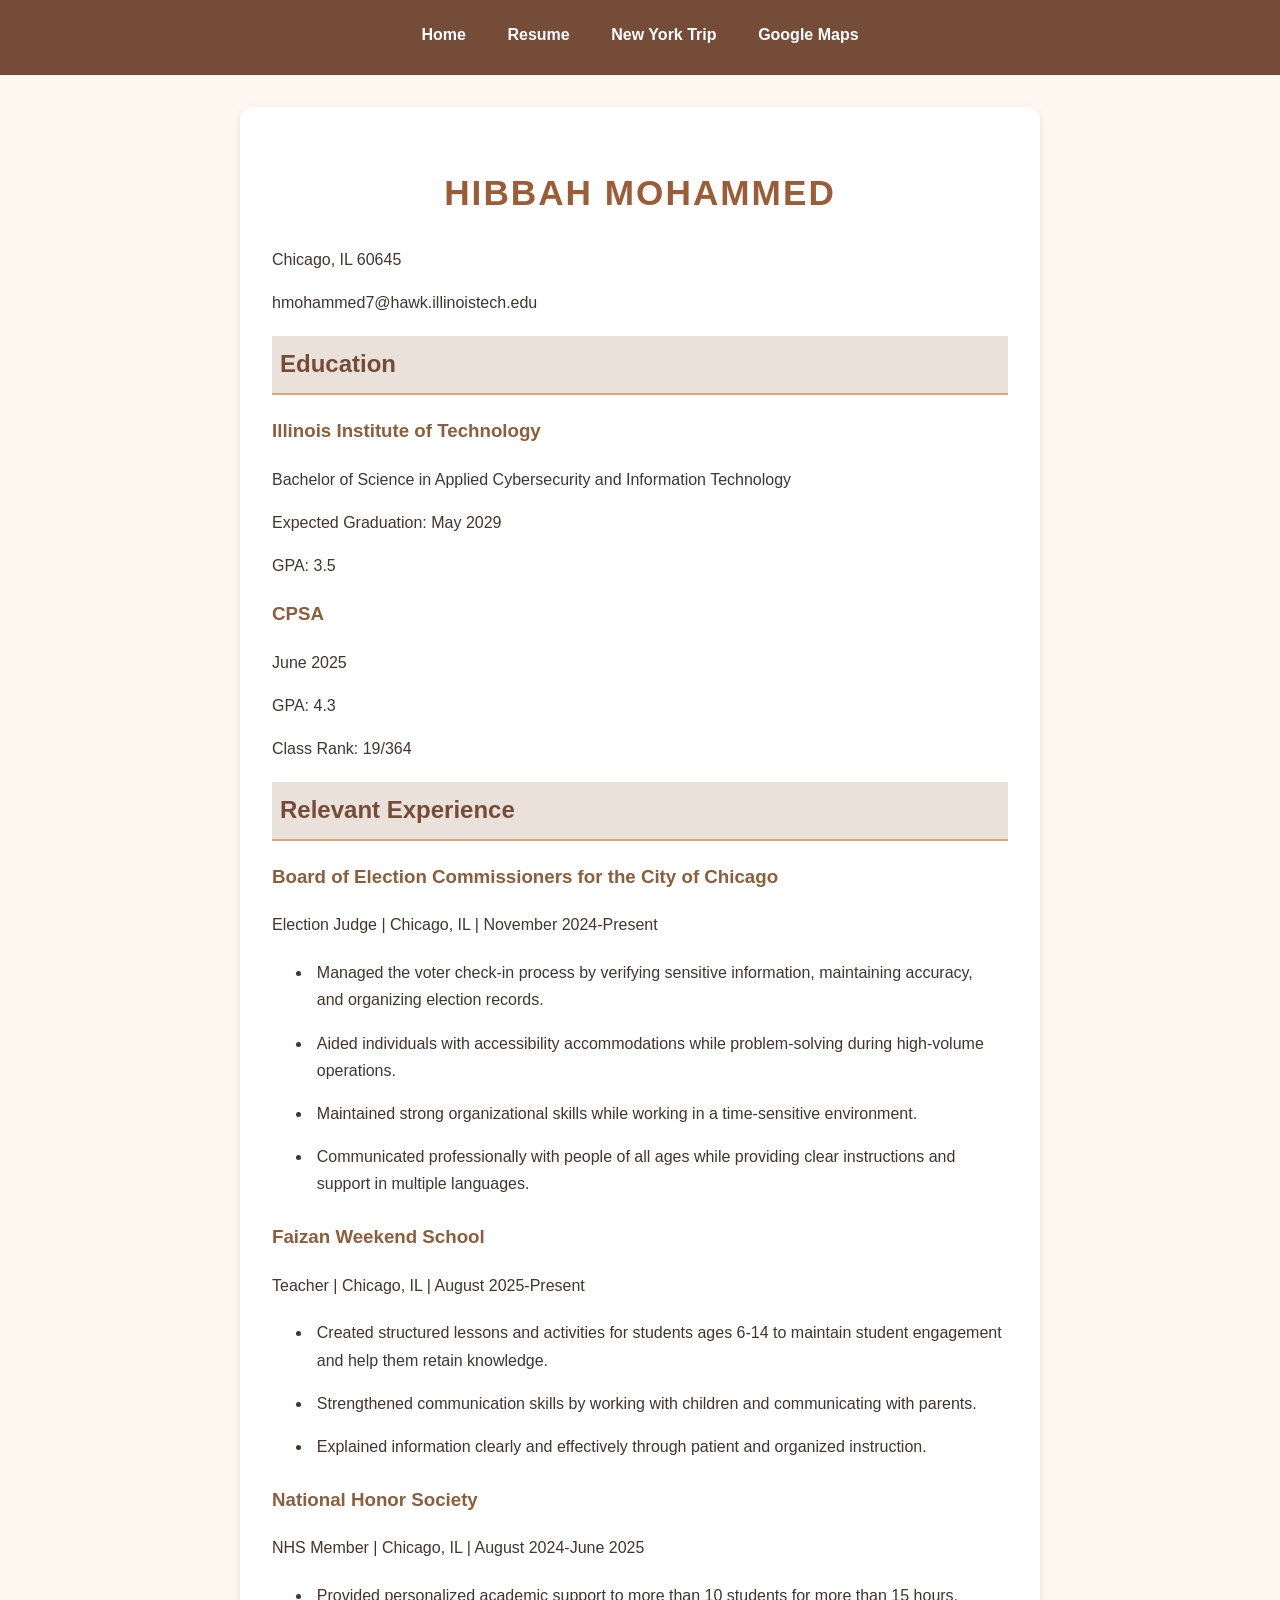
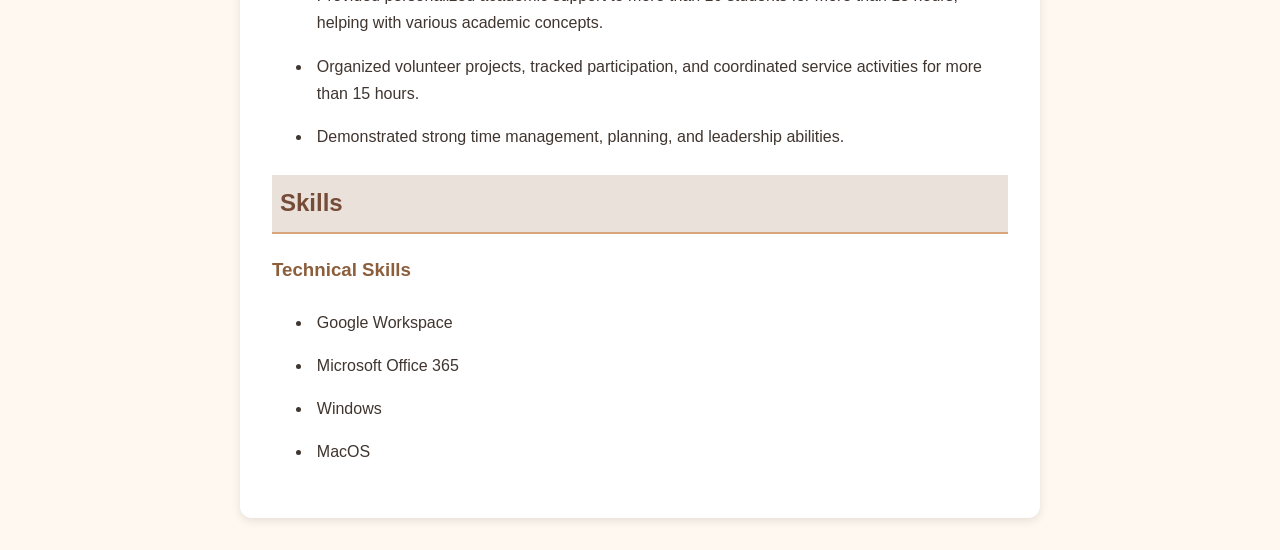
<file: resume.html>
<!DOCTYPE html>
<html lang="en">
<head>
  <meta charset="UTF-8">
  <meta name="viewport" content="width=device-width, initial-scale=1.0">
  <title>Professional Resume</title>
  <link rel="stylesheet" href="styles.css">
  <script src="script.js" defer></script>
</head>
<body class="resume">
  
<nav>
  <ul>
    <li><a href="index.html">Home</a></li>
    <li><a href="resume.html">Resume</a></li>
    <li><a href="page3.html">New York Trip</a></li>
    <li><a href="map.html">Google Maps</a></li>
  </ul>
</nav>

  <main>
    <h1>Hibbah Mohammed</h1>

    <p>
      Chicago, IL 60645
    </p>

    <p>
      hmohammed7@hawk.illinoistech.edu
    </p>

    <h2>Education</h2>

    <h3>Illinois Institute of Technology</h3>

    <p>
      Bachelor of Science in Applied Cybersecurity and Information Technology
    </p>

    <p>
      Expected Graduation: May 2029
    </p>

    <p>
      GPA: 3.5
    </p>

    <h3>CPSA</h3>

    <p>
      June 2025
    </p>

    <p>
      GPA: 4.3
    </p>

    <p>
      Class Rank: 19/364
    </p>

    <h2>Relevant Experience</h2>

    <h3>Board of Election Commissioners for the City of Chicago</h3>

    <p>
      Election Judge | Chicago, IL | November 2024-Present
    </p>

    <ul>
      <li>
        Managed the voter check-in process by verifying sensitive information,
        maintaining accuracy, and organizing election records.
      </li>
      <li>
        Aided individuals with accessibility accommodations while problem-solving
        during high-volume operations.
      </li>
      <li>
        Maintained strong organizational skills while working in a time-sensitive
        environment.
      </li>
      <li>
        Communicated professionally with people of all ages while providing clear
        instructions and support in multiple languages.
      </li>
    </ul>

    <h3>Faizan Weekend School</h3>

    <p>
      Teacher | Chicago, IL | August 2025-Present
    </p>

    <ul>
      <li>
        Created structured lessons and activities for students ages 6-14 to
        maintain student engagement and help them retain knowledge.
      </li>
      <li>
        Strengthened communication skills by working with children and
        communicating with parents.
      </li>
      <li>
        Explained information clearly and effectively through patient and
        organized instruction.
      </li>
    </ul>

    <h3>National Honor Society</h3>

    <p>
      NHS Member | Chicago, IL | August 2024-June 2025
    </p>

    <ul>
      <li>
        Provided personalized academic support to more than 10 students for
        more than 15 hours, helping with various academic concepts.
      </li>
      <li>
        Organized volunteer projects, tracked participation, and coordinated
        service activities for more than 15 hours.
      </li>
      <li>
        Demonstrated strong time management, planning, and leadership abilities.
      </li>
    </ul>

    <h2>Skills</h2>

    <h3>Technical Skills</h3>

    <ul>
      <li>Google Workspace</li>
      <li>Microsoft Office 365</li>
      <li>Windows</li>
      <li>MacOS</li>
    </ul>
  </main>
</body>
</html>
</file>
<file: styles.css>
/* Style 1: Overall page appearance */
body {
  background-color: #fff8f0;
  color: #40352f;
  font-family: Arial, sans-serif;
  line-height: 1.7;
  margin: 0;
}

/* Style 2: Main navigation */
nav {
  background-color: #754c38;
  padding: 1rem;
}

nav ul {
  list-style: none;
  display: flex;
  justify-content: center;
  gap: 2rem;
  margin: 0;
  padding: 0;
}

nav a {
  color: white;
  text-decoration: none;
  font-weight: bold;
}

nav a:hover {
  color: #ffd6a5;
}

/* Style 3: Main heading */
h1 {
  color: #9b5d38;
  text-align: center;
  font-size: 2.2rem;
}

/* Style 4: Section headings */
h2 {
  color: #754c38;
  border-bottom: 2px solid #d9a679;
  padding-bottom: 0.4rem;
}

/* Style 5: Main content - fluid layout */
main {
  width: 85%;
  max-width: 65rem;
  margin: 2rem auto;
  padding: 2rem;
  background-color: white;
  border-radius: 12px;
  box-shadow: 0 3px 10px rgba(0, 0, 0, 0.1);
  box-sizing: border-box;
}

/* Style 6: Images */
img {
  max-width: 100%;
  height: auto;
  display: block;
  margin: 1.5rem auto;
  border-radius: 10px;
}

/* Style 7: Lists */
li {
  padding: 0.3rem;
}

/* Style 8: Video */
iframe {
  display: block;
  max-width: 100%;
  margin: 1.5rem auto;
}

/* Style 9: Paragraphs */
p {
  font-size: 1rem;
}

/* Style 10: Mobile layout */
@media screen and (max-width: 600px) {
  main {
    width: 90%;
    padding: 1rem;
  }

  nav ul {
    flex-wrap: wrap;
    gap: 1rem;
  }

  h1 {
    font-size: 1.7rem;
  }
}

/* HOME PAGE STYLES */

/* Style 11: Home page heading */
body.home h1 {
  font-family: Georgia, serif;
  letter-spacing: 1px;
}

/* Style 12: Home page sections */
body.home h2 {
  background-color: #fff0df;
  padding: 0.6rem;
  border-radius: 6px;
}

/* Style 13: Home page images */
body.home img {
  border: 4px solid #d9a679;
}

/* Style 14: Home page paragraphs */
body.home p {
  text-align: justify;
}

/* Style 15: Home page lists */
body.home ul {
  color: #754c38;
}

/* RESUME PAGE STYLES */

/* Style 16: Resume fixed-width layout */
body.resume main {
  width: 90%;
  max-width: 800px;
  box-sizing: border-box;
}

/* Style 17: Resume heading */
body.resume h1 {
  text-transform: uppercase;
  letter-spacing: 2px;
}

/* Style 18: Resume section headings */
body.resume h2 {
  background-color: #e9e1da;
  padding: 0.5rem;
}

/* Style 19: Resume job headings */
body.resume h3 {
  color: #8b5e3c;
}

/* Style 20: Resume lists */
body.resume li {
  margin-bottom: 0.4rem;
}

/* PERSONAL PAGE STYLES */

/* Style 21: Personal page heading */
body.personal h1 {
  font-family: Georgia, serif;
  color: #8b5e83;
}

/* Style 22: Personal page sections */
body.personal h2 {
  border-bottom: 3px solid #c9a2c0;
}

/* Style 23: Personal page images */
body.personal img {
  border: 4px solid #c9a2c0;
}

/* Style 24: Personal page paragraphs */
body.personal p {
  text-align: justify;
}

/* Style 25: Personal page lists */
body.personal ul {
  background-color: #f8edf5;
  padding: 1.5rem 2.5rem;
  border-radius: 8px;
}

/* Style 26: Resume mobile adjustment */
@media screen and (max-width: 850px) {
  body.resume main {
    width: 90%;
    max-width: 90%;
  }

  /* PROJECT THREE: GOOGLE MAPS */

#map {
  width: 100%;
  height: 450px;
  min-height: 450px;
  margin: 20px auto;
  border-radius: 10px;
  background-color: #eeeeee;
}

#questionsButton {
  display: block;
  margin: 20px auto;
  padding: 12px 24px;
  background-color: #754c38;
  color: white;
  border: none;
  border-radius: 8px;
  cursor: pointer;
}

#questionsButton:hover {
  background-color: #9b5d38;
}

/* FIRST MIN-WIDTH MEDIA QUERY */
@media screen and (min-width: 601px) {
  main {
    padding: 2.5rem;
  }

  h1 {
    font-size: 2.5rem;
  }

  nav ul {
    gap: 2.5rem;
  }

  img {
    max-width: 85%;
  }
}

/* SECOND MIN-WIDTH MEDIA QUERY */
@media screen and (min-width: 900px) {
  main {
    width: 80%;
    max-width: 70rem;
  }

  h1 {
    font-size: 2.8rem;
  }

  body {
    font-size: 1.1rem;
  }

  #map {
    height: 550px;
  }
}
}
</file>
